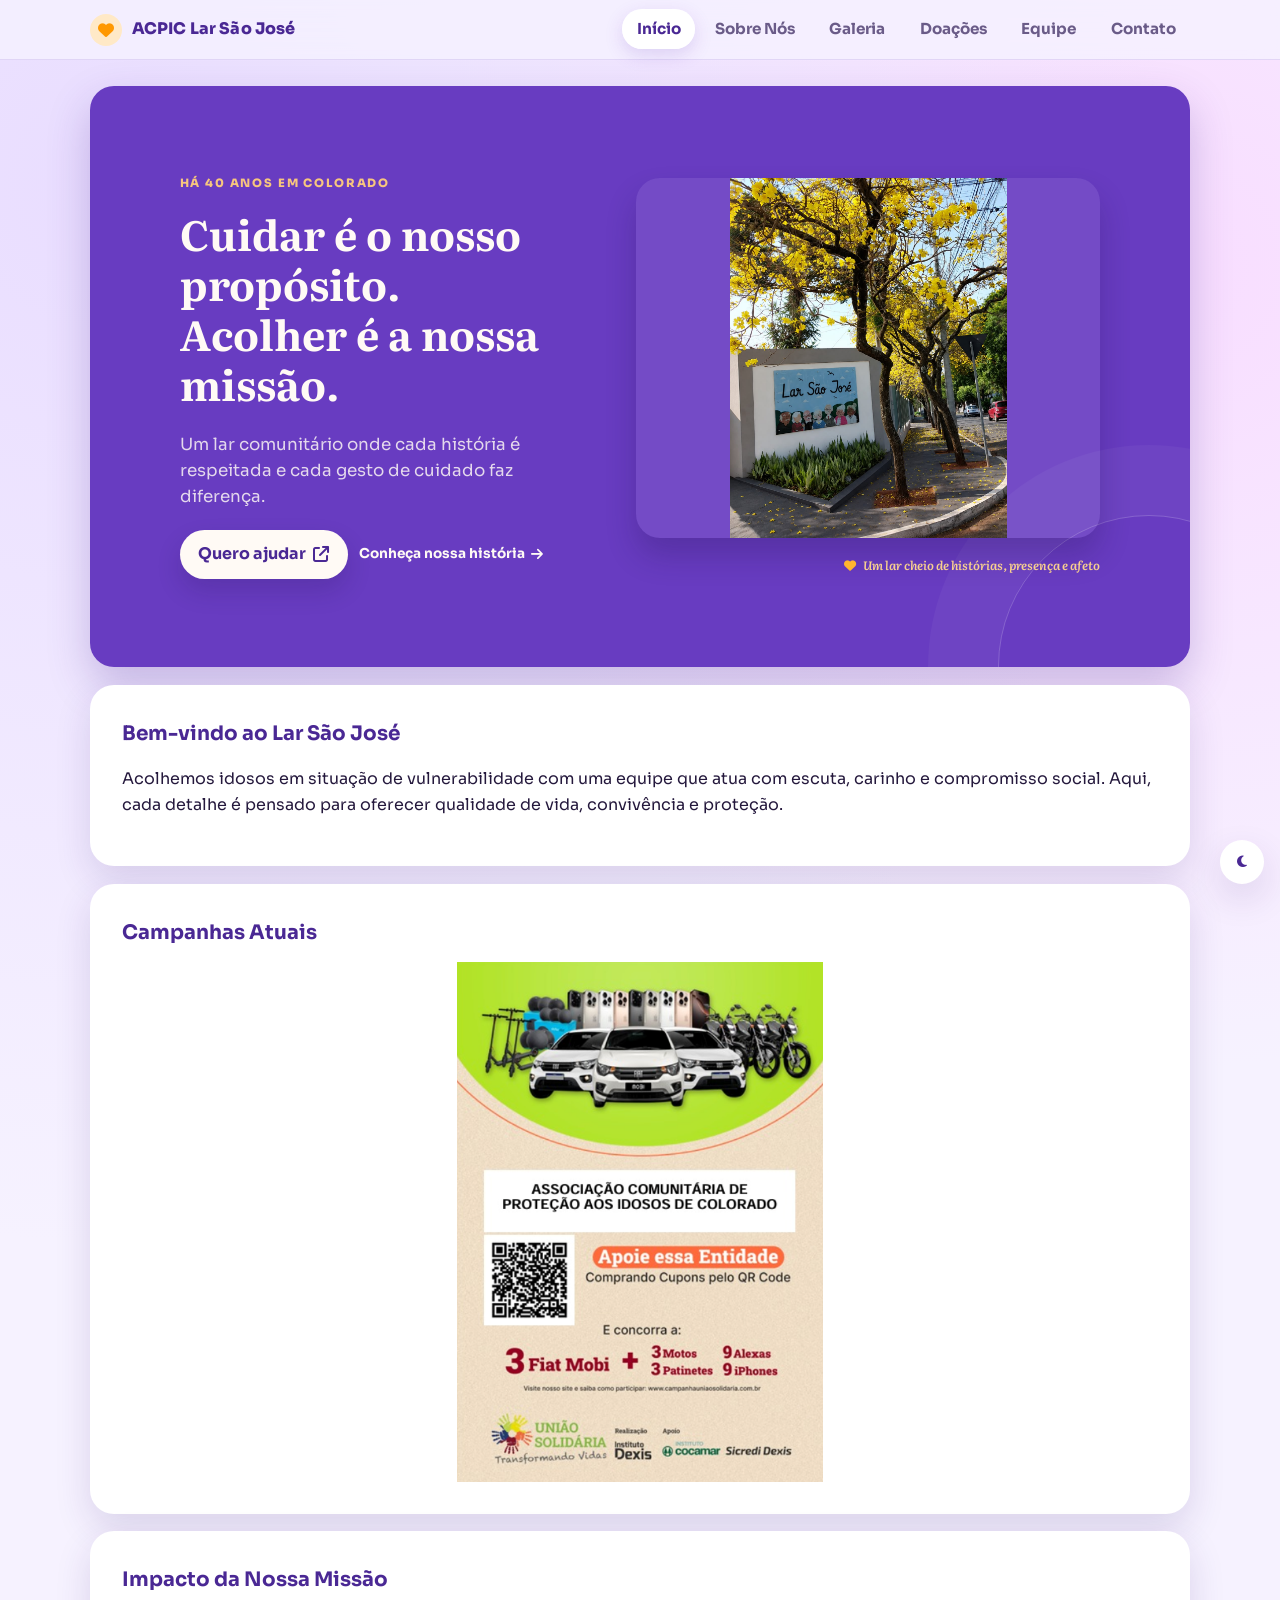
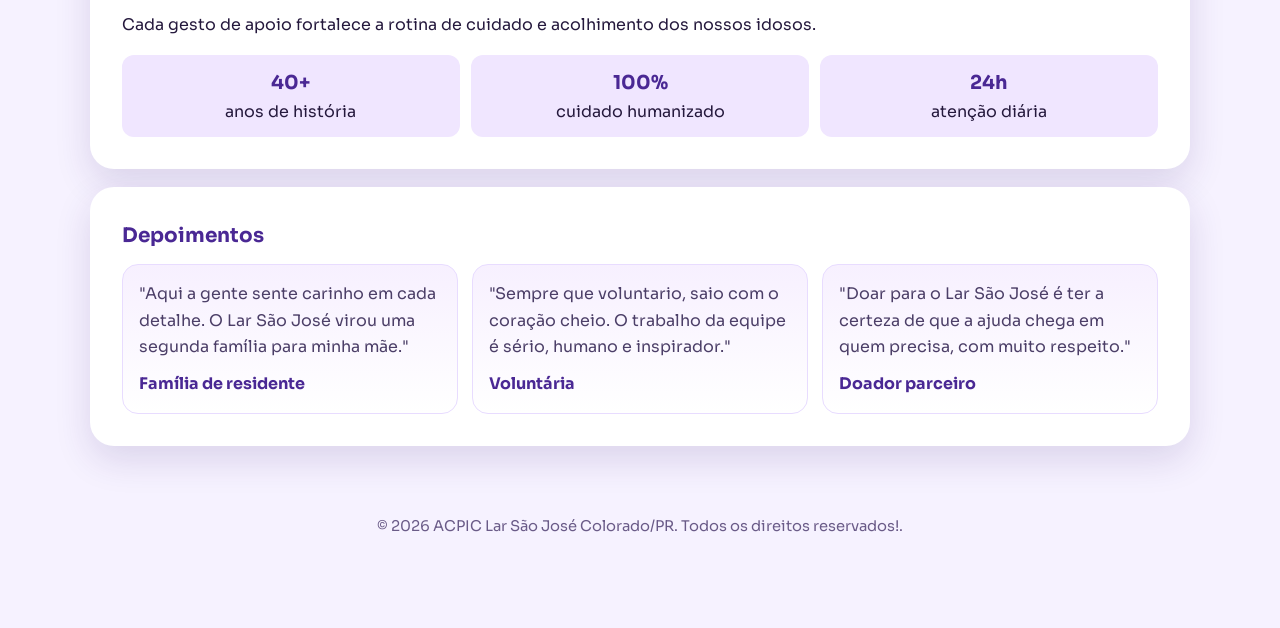
<file: index.html>
<!doctype html>
<html lang="pt-br">
  <head>
    <meta charset="UTF-8" />
    <meta name="viewport" content="width=device-width, initial-scale=1.0" />
    <title>Início - ACPIC Lar São José</title>
    <link rel="preconnect" href="https://fonts.googleapis.com" />
    <link rel="preconnect" href="https://fonts.gstatic.com" crossorigin />
    <link
      href="https://fonts.googleapis.com/css2?family=Literata:opsz,wght@7..72,600;7..72,800&family=Sora:wght@400;600;700;800&display=swap"
      rel="stylesheet"
    />
    <link rel="stylesheet" href="css/style.css" />
    <link
      rel="stylesheet"
      href="https://cdnjs.cloudflare.com/ajax/libs/font-awesome/6.5.0/css/all.min.css"
    />
  </head>
  <body>
    <div class="site-nav-wrap">
      <div class="site-shell">
        <nav class="site-nav" aria-label="Navegação principal">
          <a href="index.html" class="brand"
            ><i class="fa-solid fa-heart"></i> ACPIC Lar São José</a
          >
          <button
            class="menu-toggle"
            aria-label="Abrir menu"
            aria-expanded="false"
          >
            <span></span><span></span><span></span>
          </button>
          <ul class="nav-links">
            <li><a href="index.html" class="ativo">Início</a></li>
            <li><a href="html/sobre.html">Sobre Nós</a></li>
            <li><a href="html/galeria.html">Galeria</a></li>
            <li><a href="html/doacoes.html">Doações</a></li>
            <li><a href="html/equipe.html">Equipe</a></li>
            <li><a href="html/contato.html">Contato</a></li>
          </ul>
        </nav>
      </div>
    </div>

    <div class="site-shell page">
      <header class="hero reveal" style="--delay: 40ms">
        <div class="hero-content">
          <p class="hero-kicker">Há 40 anos em Colorado</p>
          <h1>Cuidar é o nosso propósito.<br />Acolher é a nossa missão.</h1>
          <p class="hero-description">
            Um lar comunitário onde cada história é respeitada e cada gesto de
            cuidado faz diferença.
          </p>
          <div class="actions">
            <a href="html/doacoes.html" class="btn-cta primary"
              >Quero ajudar
              <i class="fa-solid fa-arrow-up-right-from-square"></i
            ></a>
            <a href="html/sobre.html" class="hero-link"
              >Conheça nossa história <i class="fa-solid fa-arrow-right"></i
            ></a>
          </div>
        </div>
        <div class="hero-visual">
          <img
            src="galeria/foto_do_asilo1.jpeg"
            alt="Moradores e voluntários reunidos no Lar São José"
          />
          <p>
            <i class="fa-solid fa-heart"></i> Um lar cheio de histórias,
            presença e afeto
          </p>
        </div>
      </header>

      <section class="panel reveal" style="--delay: 110ms">
        <h2>Bem-vindo ao Lar São José</h2>
        <p>
          Acolhemos idosos em situação de vulnerabilidade com uma equipe que
          atua com escuta, carinho e compromisso social. Aqui, cada detalhe é
          pensado para oferecer qualidade de vida, convivência e proteção.
        </p>
      </section>

      <section class="panel reveal" style="--delay: 180ms">
        <h2>Campanhas Atuais</h2>
        <div class="gallery-banner">
          <img src="galeria/banner1.png" alt="Banner da campanha atual" />
        </div>
      </section>

      <section class="panel reveal" style="--delay: 250ms">
        <h2>Impacto da Nossa Missão</h2>
        <p>
          Cada gesto de apoio fortalece a rotina de cuidado e acolhimento dos
          nossos idosos.
        </p>
        <div class="impact-list">
          <div class="impact-item">
            <strong>40+</strong>
            anos de história
          </div>
          <div class="impact-item">
            <strong>100%</strong>
            cuidado humanizado
          </div>
          <div class="impact-item">
            <strong>24h</strong>
            atenção diária
          </div>
        </div>
      </section>

      <section class="panel reveal" style="--delay: 320ms">
        <h2>Depoimentos</h2>
        <div class="testimonials">
          <article class="quote-card">
            <p>
              "Aqui a gente sente carinho em cada detalhe. O Lar São José virou
              uma segunda família para minha mãe."
            </p>
            <strong>Família de residente</strong>
          </article>
          <article class="quote-card">
            <p>
              "Sempre que voluntario, saio com o coração cheio. O trabalho da
              equipe é sério, humano e inspirador."
            </p>
            <strong>Voluntária</strong>
          </article>
          <article class="quote-card">
            <p>
              "Doar para o Lar São José é ter a certeza de que a ajuda chega em
              quem precisa, com muito respeito."
            </p>
            <strong>Doador parceiro</strong>
          </article>
        </div>
      </section>

      <footer>
        <p>
          © <span class="currentYear"></span> ACPIC Lar São José Colorado/PR.
          Todos os direitos reservados!.
        </p>
      </footer>
    </div>

    <script src="js/site.js"></script>
  </body>
</html>
</file>
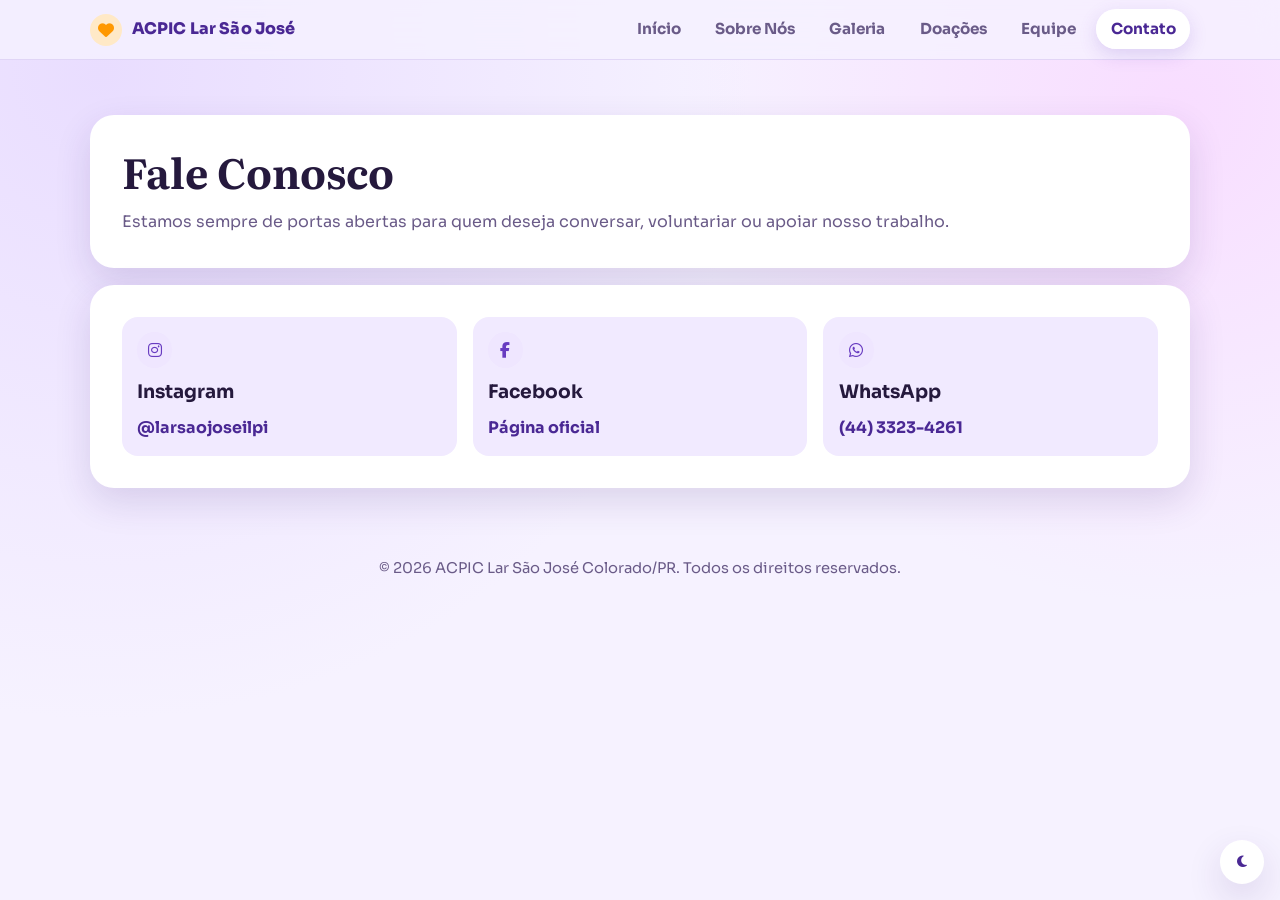
<file: html/contato.html>
<!doctype html>
<html lang="pt-br">
  <head>
    <meta charset="UTF-8" />
    <meta name="viewport" content="width=device-width, initial-scale=1.0" />
    <title>Contato - ACPIC Lar São José</title>
    <link rel="preconnect" href="https://fonts.googleapis.com" />
    <link rel="preconnect" href="https://fonts.gstatic.com" crossorigin />
    <link
      href="https://fonts.googleapis.com/css2?family=Literata:opsz,wght@7..72,600;7..72,800&family=Sora:wght@400;600;700;800&display=swap"
      rel="stylesheet"
    />
    <link rel="stylesheet" href="../css/style.css" />
    <link
      rel="stylesheet"
      href="https://cdnjs.cloudflare.com/ajax/libs/font-awesome/6.5.0/css/all.min.css"
    />
  </head>
  <body>
    <div class="site-nav-wrap">
      <div class="site-shell">
        <nav class="site-nav" aria-label="Navegação principal">
          <a href="../index.html" class="brand"
            ><i class="fa-solid fa-heart"></i> ACPIC Lar São José</a
          >
          <button
            class="menu-toggle"
            aria-label="Abrir menu"
            aria-expanded="false"
          >
            <span></span><span></span><span></span>
          </button>
          <ul class="nav-links">
            <li><a href="../index.html">Início</a></li>
            <li><a href="sobre.html">Sobre Nós</a></li>
            <li><a href="galeria.html">Galeria</a></li>
            <li><a href="doacoes.html">Doações</a></li>
            <li><a href="equipe.html">Equipe</a></li>
            <li><a href="contato.html" class="ativo">Contato</a></li>
          </ul>
        </nav>
      </div>
    </div>

    <main class="site-shell page">
      <header class="panel page-head reveal" style="--delay: 40ms">
        <h1>Fale Conosco</h1>
        <p>
          Estamos sempre de portas abertas para quem deseja conversar,
          voluntariar ou apoiar nosso trabalho.
        </p>
      </header>

      <section class="panel reveal" style="--delay: 110ms">
        <div class="contact-grid">
          <article class="contact-card">
            <div class="contact-icon">
              <i class="fa-brands fa-instagram"></i>
            </div>
            <h3>Instagram</h3>
            <a href="https://www.instagram.com/larsaojoseilpi/" target="_blank"
              >@larsaojoseilpi</a
            >
          </article>

          <article class="contact-card">
            <div class="contact-icon">
              <i class="fa-brands fa-facebook-f"></i>
            </div>
            <h3>Facebook</h3>
            <a href="https://www.facebook.com/share/16esrckJBX/" target="_blank"
              >Página oficial</a
            >
          </article>

          <article class="contact-card">
            <div class="contact-icon">
              <i class="fa-brands fa-whatsapp"></i>
            </div>
            <h3>WhatsApp</h3>
            <a href="https://wa.me/554433234261" target="_blank"
              >(44) 3323-4261</a
            >
          </article>
        </div>
      </section>

      <footer>
        <p>
          © <span class="currentYear"></span> ACPIC Lar São José Colorado/PR.
          Todos os direitos reservados.
        </p>
      </footer>
    </main>

    <script src="../js/site.js"></script>
  </body>
</html>
</file>
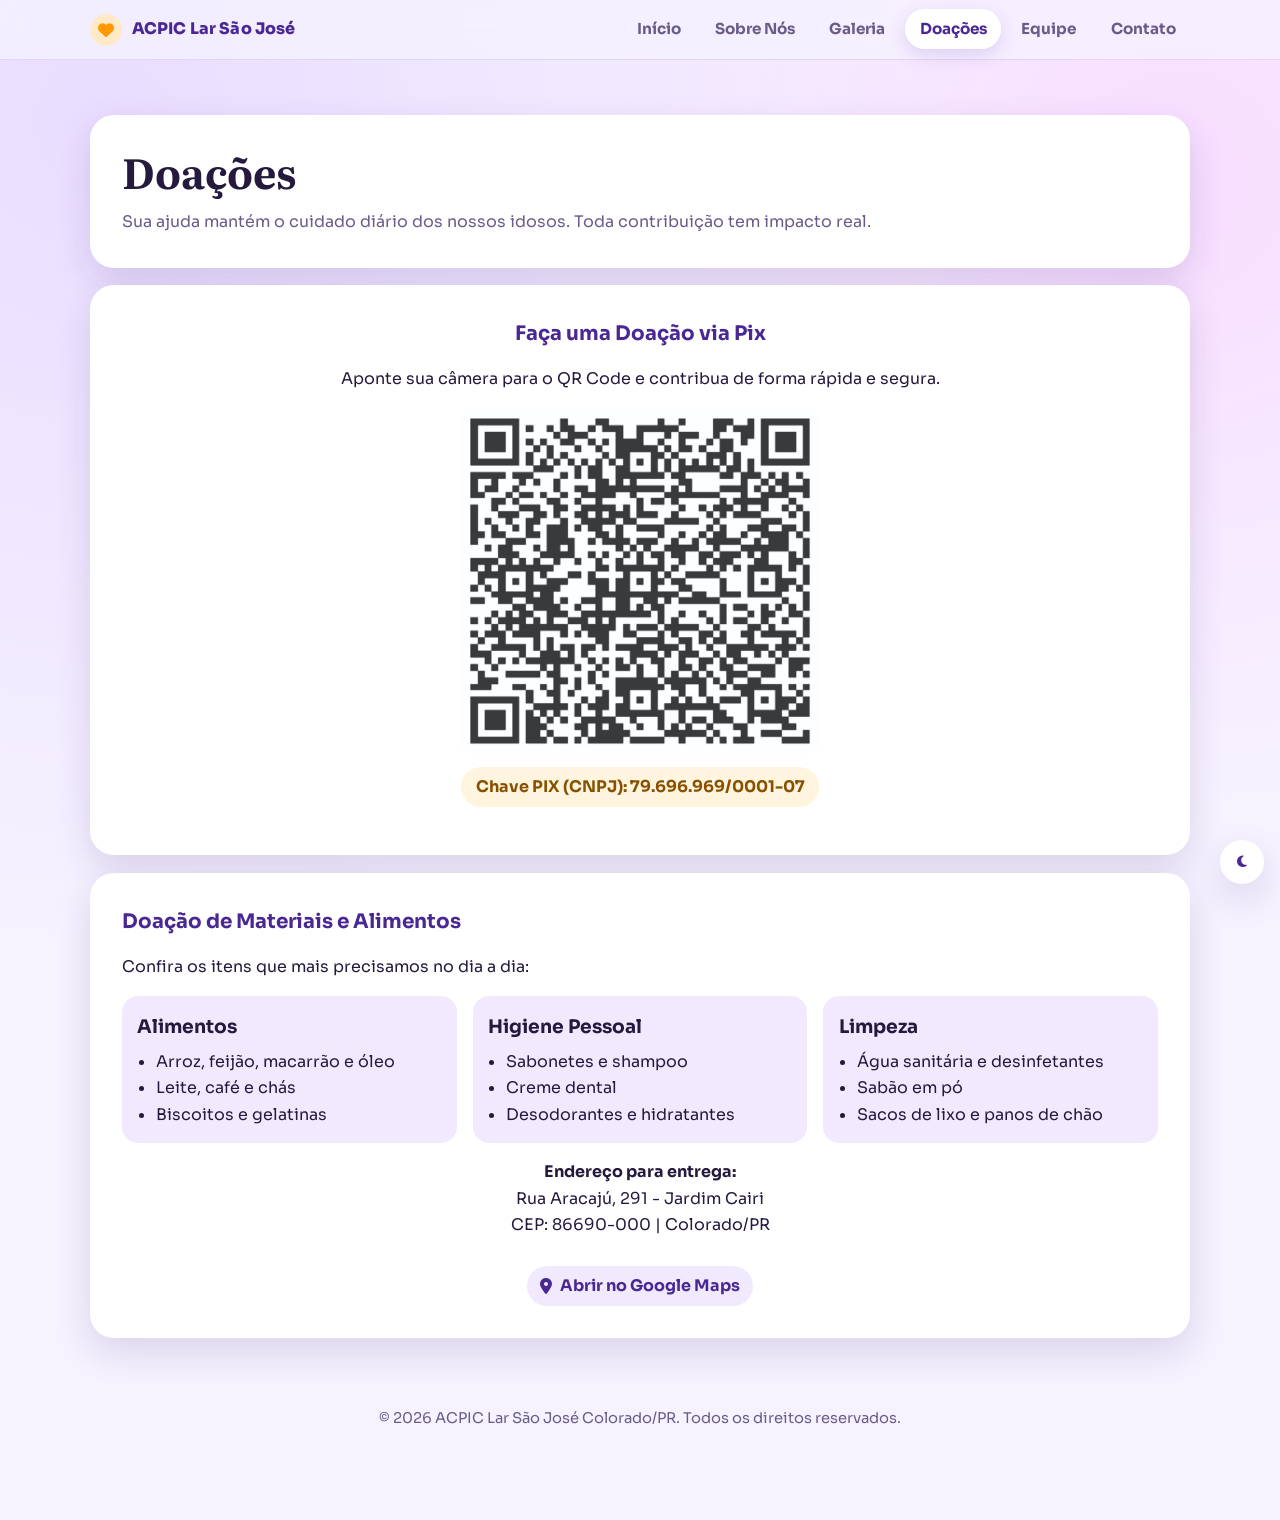
<file: html/doacoes.html>
<!doctype html>
<html lang="pt-br">
  <head>
    <meta charset="UTF-8" />
    <meta name="viewport" content="width=device-width, initial-scale=1.0" />
    <title>Doações - ACPIC Lar São José</title>
    <link rel="preconnect" href="https://fonts.googleapis.com" />
    <link rel="preconnect" href="https://fonts.gstatic.com" crossorigin />
    <link
      href="https://fonts.googleapis.com/css2?family=Literata:opsz,wght@7..72,600;7..72,800&family=Sora:wght@400;600;700;800&display=swap"
      rel="stylesheet"
    />
    <link rel="stylesheet" href="../css/style.css" />
    <link
      rel="stylesheet"
      href="https://cdnjs.cloudflare.com/ajax/libs/font-awesome/6.5.0/css/all.min.css"
    />
  </head>
  <body>
    <div class="site-nav-wrap">
      <div class="site-shell">
        <nav class="site-nav" aria-label="Navegação principal">
          <a href="../index.html" class="brand"
            ><i class="fa-solid fa-heart"></i> ACPIC Lar São José</a
          >
          <button
            class="menu-toggle"
            aria-label="Abrir menu"
            aria-expanded="false"
          >
            <span></span><span></span><span></span>
          </button>
          <ul class="nav-links">
            <li><a href="../index.html">Início</a></li>
            <li><a href="sobre.html">Sobre Nós</a></li>
            <li><a href="galeria.html">Galeria</a></li>
            <li><a href="doacoes.html" class="ativo">Doações</a></li>
            <li><a href="equipe.html">Equipe</a></li>
            <li><a href="contato.html">Contato</a></li>
          </ul>
        </nav>
      </div>
    </div>

    <main class="site-shell page">
      <header class="panel page-head reveal" style="--delay: 40ms">
        <h1>Doações</h1>
        <p>
          Sua ajuda mantém o cuidado diário dos nossos idosos. Toda contribuição
          tem impacto real.
        </p>
      </header>

      <section class="panel donation reveal" style="--delay: 110ms">
        <h2>Faça uma Doação via Pix</h2>
        <p>
          Aponte sua câmera para o QR Code e contribua de forma rápida e segura.
        </p>
        <img src="../galeria/qrcod.jpg" alt="QR Code para doação via Pix" />
        <p class="pix-key">Chave PIX (CNPJ): 79.696.969/0001-07</p>
      </section>

      <section class="panel reveal" style="--delay: 180ms">
        <h2>Doação de Materiais e Alimentos</h2>
        <p>Confira os itens que mais precisamos no dia a dia:</p>
        <div class="supply-grid">
          <article class="supply-card">
            <h3>Alimentos</h3>
            <ul>
              <li>Arroz, feijão, macarrão e óleo</li>
              <li>Leite, café e chás</li>
              <li>Biscoitos e gelatinas</li>
            </ul>
          </article>
          <article class="supply-card">
            <h3>Higiene Pessoal</h3>
            <ul>
              <li>Sabonetes e shampoo</li>
              <li>Creme dental</li>
              <li>Desodorantes e hidratantes</li>
            </ul>
          </article>
          <article class="supply-card">
            <h3>Limpeza</h3>
            <ul>
              <li>Água sanitária e desinfetantes</li>
              <li>Sabão em pó</li>
              <li>Sacos de lixo e panos de chão</li>
            </ul>
          </article>
        </div>

        <div class="endereco">
          <p>
            <strong>Endereço para entrega:</strong><br />Rua Aracajú, 291 -
            Jardim Cairi<br />CEP: 86690-000 | Colorado/PR
          </p>
          <a
            class="map-link"
            href="https://maps.google.com/?q=Rua+Aracaju+291+Colorado+PR"
            target="_blank"
          >
            <i class="fa-solid fa-location-dot"></i> Abrir no Google Maps
          </a>
        </div>
      </section>

      <footer>
        <p>
          © <span class="currentYear"></span> ACPIC Lar São José Colorado/PR.
          Todos os direitos reservados.
        </p>
      </footer>
    </main>

    <script src="../js/site.js"></script>
  </body>
</html>
</file>
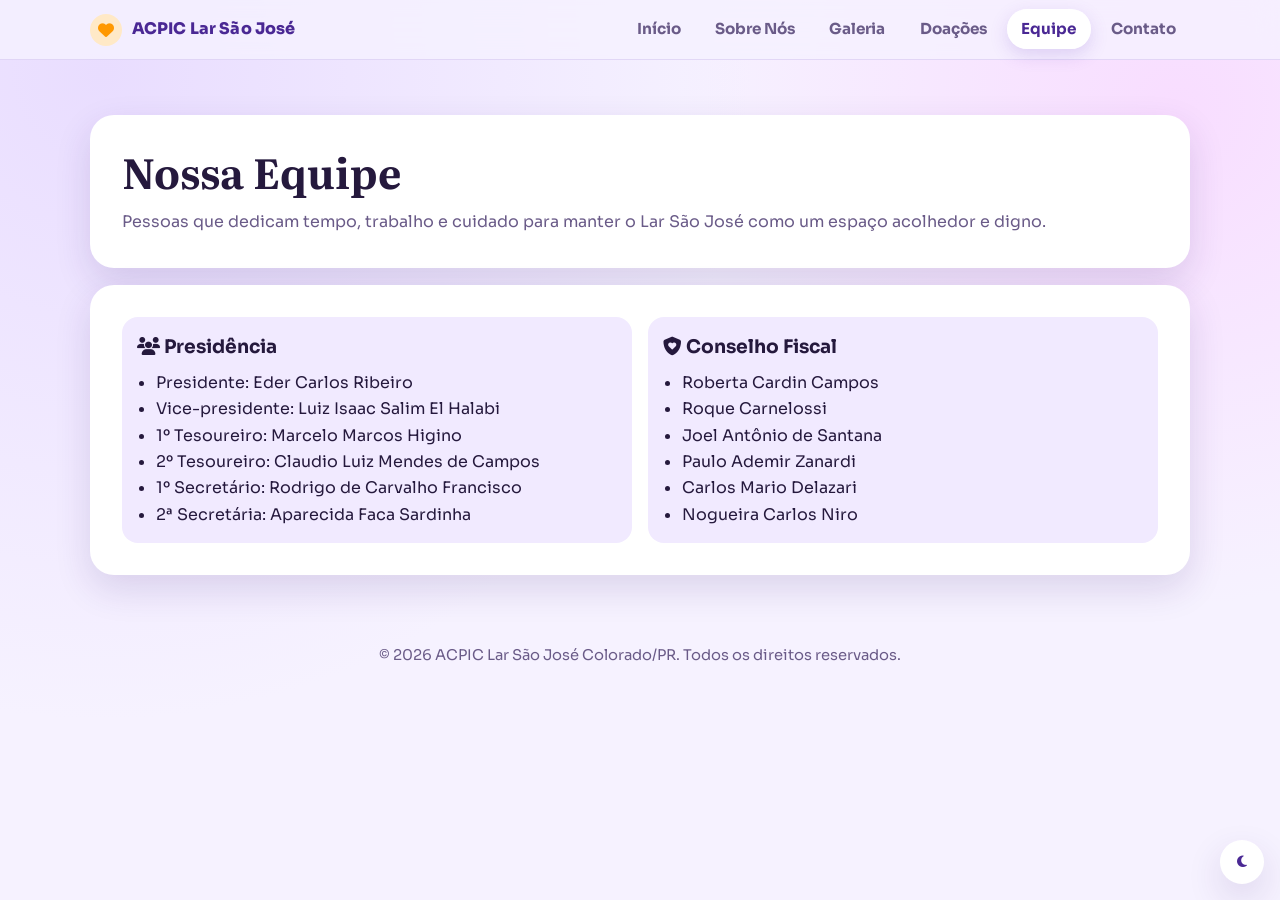
<file: html/equipe.html>
<!doctype html>
<html lang="pt-br">
  <head>
    <meta charset="UTF-8" />
    <meta name="viewport" content="width=device-width, initial-scale=1.0" />
    <title>Nossa Equipe - ACPIC Lar São José</title>
    <link rel="preconnect" href="https://fonts.googleapis.com" />
    <link rel="preconnect" href="https://fonts.gstatic.com" crossorigin />
    <link
      href="https://fonts.googleapis.com/css2?family=Literata:opsz,wght@7..72,600;7..72,800&family=Sora:wght@400;600;700;800&display=swap"
      rel="stylesheet"
    />
    <link rel="stylesheet" href="../css/style.css" />
    <link
      rel="stylesheet"
      href="https://cdnjs.cloudflare.com/ajax/libs/font-awesome/6.5.0/css/all.min.css"
    />
  </head>
  <body>
    <div class="site-nav-wrap">
      <div class="site-shell">
        <nav class="site-nav" aria-label="Navegação principal">
          <a href="../index.html" class="brand"
            ><i class="fa-solid fa-heart"></i> ACPIC Lar São José</a
          >
          <button
            class="menu-toggle"
            aria-label="Abrir menu"
            aria-expanded="false"
          >
            <span></span><span></span><span></span>
          </button>
          <ul class="nav-links">
            <li><a href="../index.html">Início</a></li>
            <li><a href="sobre.html">Sobre Nós</a></li>
            <li><a href="galeria.html">Galeria</a></li>
            <li><a href="doacoes.html">Doações</a></li>
            <li><a href="equipe.html" class="ativo">Equipe</a></li>
            <li><a href="contato.html">Contato</a></li>
          </ul>
        </nav>
      </div>
    </div>

    <main class="site-shell page">
      <header class="panel page-head reveal" style="--delay: 40ms">
        <h1>Nossa Equipe</h1>
        <p>
          Pessoas que dedicam tempo, trabalho e cuidado para manter o Lar São
          José como um espaço acolhedor e digno.
        </p>
      </header>

      <section class="panel reveal" style="--delay: 110ms">
        <div class="team-grid">
          <article class="team-card">
            <h3><i class="fa-solid fa-users"></i> Presidência</h3>
            <ul>
              <li>Presidente: Eder Carlos Ribeiro</li>
              <li>Vice-presidente: Luiz Isaac Salim El Halabi</li>
              <li>1º Tesoureiro: Marcelo Marcos Higino</li>
              <li>2º Tesoureiro: Claudio Luiz Mendes de Campos</li>
              <li>1º Secretário: Rodrigo de Carvalho Francisco</li>
              <li>2ª Secretária: Aparecida Faca Sardinha</li>
            </ul>
          </article>

          <article class="team-card">
            <h3><i class="fa-solid fa-shield-heart"></i> Conselho Fiscal</h3>
            <ul>
              <li>Roberta Cardin Campos</li>
              <li>Roque Carnelossi</li>
              <li>Joel Antônio de Santana</li>
              <li>Paulo Ademir Zanardi</li>
              <li>Carlos Mario Delazari</li>
              <li>Nogueira Carlos Niro</li>
            </ul>
          </article>
        </div>
      </section>

      <footer>
        <p>
          © <span class="currentYear"></span> ACPIC Lar São José Colorado/PR.
          Todos os direitos reservados.
        </p>
      </footer>
    </main>

    <script src="../js/site.js"></script>
  </body>
</html>
</file>
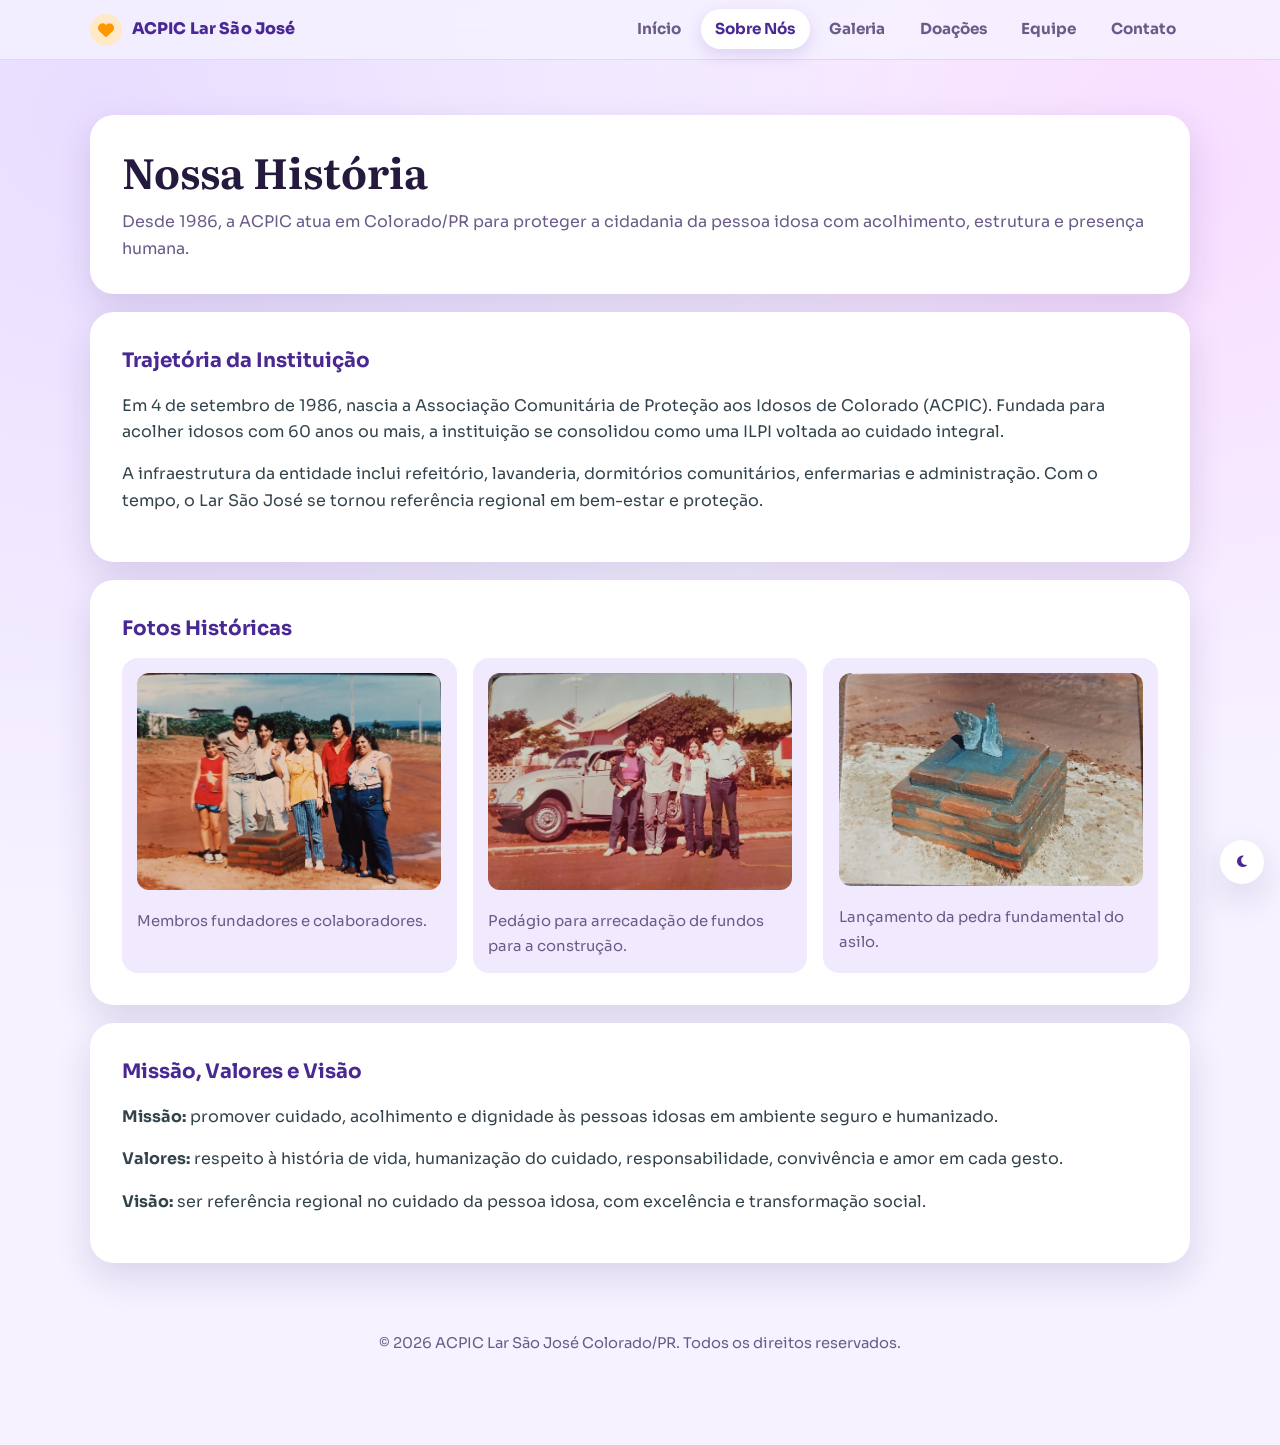
<file: html/sobre.html>
<!doctype html>
<html lang="pt-br">
  <head>
    <meta charset="UTF-8" />
    <meta name="viewport" content="width=device-width, initial-scale=1.0" />
    <title>Sobre Nós - ACPIC Lar São José</title>
    <link rel="preconnect" href="https://fonts.googleapis.com" />
    <link rel="preconnect" href="https://fonts.gstatic.com" crossorigin />
    <link
      href="https://fonts.googleapis.com/css2?family=Literata:opsz,wght@7..72,600;7..72,800&family=Sora:wght@400;600;700;800&display=swap"
      rel="stylesheet"
    />
    <link rel="stylesheet" href="../css/style.css" />
    <link
      rel="stylesheet"
      href="https://cdnjs.cloudflare.com/ajax/libs/font-awesome/6.5.0/css/all.min.css"
    />
  </head>
  <body>
    <div class="site-nav-wrap">
      <div class="site-shell">
        <nav class="site-nav" aria-label="Navegação principal">
          <a href="../index.html" class="brand"
            ><i class="fa-solid fa-heart"></i> ACPIC Lar São José</a
          >
          <button
            class="menu-toggle"
            aria-label="Abrir menu"
            aria-expanded="false"
          >
            <span></span><span></span><span></span>
          </button>
          <ul class="nav-links">
            <li><a href="../index.html">Início</a></li>
            <li><a href="sobre.html" class="ativo">Sobre Nós</a></li>
            <li><a href="galeria.html">Galeria</a></li>
            <li><a href="doacoes.html">Doações</a></li>
            <li><a href="equipe.html">Equipe</a></li>
            <li><a href="contato.html">Contato</a></li>
          </ul>
        </nav>
      </div>
    </div>

    <main class="site-shell page">
      <header class="panel page-head reveal" style="--delay: 40ms">
        <h1>Nossa História</h1>
        <p>
          Desde 1986, a ACPIC atua em Colorado/PR para proteger a cidadania da
          pessoa idosa com acolhimento, estrutura e presença humana.
        </p>
      </header>

      <section class="panel reveal" style="--delay: 110ms">
        <h2>Trajetória da Instituição</h2>
        <p class="texto">
          Em 4 de setembro de 1986, nascia a Associação Comunitária de Proteção
          aos Idosos de Colorado (ACPIC). Fundada para acolher idosos com 60
          anos ou mais, a instituição se consolidou como uma ILPI voltada ao
          cuidado integral.
        </p>
        <p class="texto">
          A infraestrutura da entidade inclui refeitório, lavanderia,
          dormitórios comunitários, enfermarias e administração. Com o tempo, o
          Lar São José se tornou referência regional em bem-estar e proteção.
        </p>
      </section>

      <section class="panel reveal" style="--delay: 180ms">
        <h2>Fotos Históricas</h2>
        <div class="gallery">
          <div class="item">
            <img
              src="../galeria/imagem_do_início2.jpg"
              alt="Membros fundadores"
            />
            <p>Membros fundadores e colaboradores.</p>
          </div>
          <div class="item">
            <img
              src="../galeria/imagem_do_início1.jpg"
              alt="Arrecadação de fundos"
            />
            <p>Pedágio para arrecadação de fundos para a construção.</p>
          </div>
          <div class="item">
            <img
              src="../galeria/imagem_do_início3.jpg"
              alt="Lançamento da obra"
            />
            <p>Lançamento da pedra fundamental do asilo.</p>
          </div>
        </div>
      </section>

      <section class="panel reveal" style="--delay: 250ms">
        <h2>Missão, Valores e Visão</h2>
        <p class="texto">
          <strong>Missão:</strong> promover cuidado, acolhimento e dignidade às
          pessoas idosas em ambiente seguro e humanizado.
        </p>
        <p class="texto">
          <strong>Valores:</strong> respeito à história de vida, humanização do
          cuidado, responsabilidade, convivência e amor em cada gesto.
        </p>
        <p class="texto">
          <strong>Visão:</strong> ser referência regional no cuidado da pessoa
          idosa, com excelência e transformação social.
        </p>
      </section>

      <footer>
        <p>
          © <span class="currentYear"></span> ACPIC Lar São José Colorado/PR.
          Todos os direitos reservados.
        </p>
      </footer>
    </main>

    <script src="../js/site.js"></script>
  </body>
</html>
</file>
<file: css/style.css>
:root {
  --bg: #f6f2ff;
  --surface: #ffffff;
  --surface-soft: #f1eaff;
  --text: #25193d;
  --muted: #6a5b88;
  --primary: #683cc1;
  --primary-strong: #4a2894;
  --accent: #ff9800;
  --accent-soft: #ffe9c7;
  --ring: rgba(104, 60, 193, 0.2);
  --shadow: 0 14px 36px rgba(57, 31, 112, 0.14);
  --radius-lg: 24px;
  --radius-md: 16px;
}

* {
  box-sizing: border-box;
}

html,
body {
  margin: 0;
  padding: 0;
}

body {
  font-family: "Sora", "Trebuchet MS", sans-serif;
  background:
    radial-gradient(circle at 8% 8%, #e9ddff 0%, transparent 45%),
    radial-gradient(circle at 92% 12%, #f8ddff 0%, transparent 35%), var(--bg);
  color: var(--text);
  line-height: 1.65;
  min-height: 100vh;
}

a {
  color: inherit;
}

.site-shell {
  width: min(1100px, calc(100% - 2rem));
  margin: 0 auto;
}

.site-nav-wrap {
  position: sticky;
  top: 0;
  z-index: 20;
  backdrop-filter: blur(14px);
  background: rgba(246, 242, 255, 0.8);
  border-bottom: 1px solid rgba(104, 60, 193, 0.14);
}

.site-nav {
  display: flex;
  align-items: center;
  justify-content: space-between;
  padding: 0.85rem 0;
}

.brand {
  display: inline-flex;
  align-items: center;
  gap: 0.6rem;
  text-decoration: none;
  font-weight: 800;
  color: var(--primary-strong);
  letter-spacing: 0.01em;
}

.brand i {
  display: grid;
  place-items: center;
  width: 2rem;
  height: 2rem;
  border-radius: 999px;
  background: var(--accent-soft);
  color: var(--accent);
}

.theme-fab {
  position: fixed;
  right: 1rem;
  bottom: 1rem;
  z-index: 40;
  width: 44px;
  height: 44px;
  border: 0;
  border-radius: 999px;
  background: var(--surface);
  color: var(--primary-strong);
  box-shadow: var(--shadow);
  display: grid;
  place-items: center;
  cursor: pointer;
}

.menu-toggle {
  border: 0;
  background: var(--surface);
  border-radius: 12px;
  width: 44px;
  height: 44px;
  display: none;
  flex-direction: column;
  align-items: center;
  justify-content: center;
  box-shadow: 0 6px 16px rgba(57, 31, 112, 0.16);
  cursor: pointer;
}

.menu-toggle span {
  width: 20px;
  height: 2px;
  background: var(--text);
  display: block;
  transition:
    transform 0.3s ease,
    opacity 0.3s ease;
}

.menu-toggle span + span {
  margin-top: 5px;
}

.nav-links {
  display: flex;
  list-style: none;
  gap: 0.35rem;
  margin: 0;
  padding: 0;
}

.nav-links a {
  text-decoration: none;
  color: var(--muted);
  font-weight: 700;
  font-size: 0.95rem;
  padding: 0.65rem 0.9rem;
  border-radius: 999px;
  transition: 0.25s ease;
}

.nav-links a:hover,
.nav-links a.ativo {
  color: var(--primary-strong);
  background: var(--surface);
  box-shadow: 0 6px 18px rgba(104, 60, 193, 0.18);
}

.hero,
.panel {
  background: var(--surface);
  border-radius: var(--radius-lg);
  box-shadow: var(--shadow);
}

.hero {
  position: relative;
  isolation: isolate;
  overflow: hidden;
  margin-top: 0;
  min-height: 540px;
  padding: clamp(2.5rem, 7vw, 5.5rem) clamp(1.4rem, 7vw, 6rem);
  display: grid;
  gap: clamp(2rem, 6vw, 5rem);
  grid-template-columns: minmax(0, 0.9fr) minmax(0, 1.1fr);
  align-items: center;
  background: var(--primary);
  color: #fffaf5;
  box-shadow: 0 18px 42px rgba(74, 40, 148, 0.25);
}

.hero::after {
  content: "";
  position: absolute;
  z-index: -1;
  width: 300px;
  height: 300px;
  right: -110px;
  bottom: -150px;
  border: 1px solid rgba(255, 255, 255, 0.2);
  border-radius: 50%;
  box-shadow: 0 0 0 70px rgba(255, 255, 255, 0.04);
}

.hero-content {
  position: relative;
  z-index: 1;
}

.hero-kicker {
  margin: 0 0 1rem;
  color: #f7c67e;
  font-size: 0.72rem;
  font-weight: 800;
  letter-spacing: 0.16em;
  text-transform: uppercase;
}

.hero h1 {
  max-width: 570px;
  color: #fffaf5;
  font-size: clamp(2.5rem, 5vw, 4.6rem);
  line-height: 1.02;
}

.hero-description {
  max-width: 470px;
  margin: 1.5rem 0 0;
  color: rgba(255, 250, 245, 0.82);
  font-size: clamp(0.9rem, 1.5vw, 1.05rem);
  line-height: 1.55;
}

.hero-visual {
  position: relative;
  z-index: 1;
  align-self: center;
}

.hero-visual img {
  display: block;
  width: 100%;
  height: clamp(250px, 31vw, 360px);
  border-radius: 24px;
  object-fit: contain;
  object-position: center;
  background: rgba(255, 255, 255, 0.08);
  box-shadow: 0 18px 30px rgba(35, 16, 76, 0.24);
}

.hero-visual p {
  margin: 1.1rem 0 0 auto;
  width: fit-content;
  color: #f8d08f;
  font-family: "Literata", Georgia, serif;
  font-size: 0.76rem;
  font-style: italic;
  font-weight: 600;
}

.hero-visual p i {
  margin-right: 0.35rem;
  color: #ffb52e;
}

.hero h1,
.page-head h1 {
  margin: 0;
  font-family: "Literata", Georgia, serif;
  line-height: 1.2;
  font-size: clamp(1.8rem, 4vw, 2.6rem);
}

.page-head p {
  color: var(--muted);
  margin: 0.8rem 0 0;
}

.page {
  padding: 1.6rem 0 2.7rem;
  display: grid;
  gap: 1.1rem;
}

.page-head {
  margin-top: 1.8rem;
}

.panel {
  padding: clamp(1.2rem, 3vw, 2rem);
}

.panel h2 {
  margin: 0 0 0.8rem;
  font-size: 1.25rem;
  color: var(--primary-strong);
}

.panel h3 {
  margin-top: 1.2rem;
  margin-bottom: 0.6rem;
}

.texto {
  color: #33434c;
}

.actions {
  margin-top: 1.2rem;
  display: flex;
  gap: 0.7rem;
  flex-wrap: wrap;
}

.btn-cta {
  text-decoration: none;
  display: inline-flex;
  align-items: center;
  gap: 0.45rem;
  border-radius: 999px;
  padding: 0.72rem 1.15rem;
  font-weight: 700;
  transition:
    transform 0.25s ease,
    box-shadow 0.25s ease;
}

.btn-cta.primary {
  background: #fffaf5;
  color: var(--primary-strong);
  box-shadow: 0 12px 24px rgba(35, 16, 76, 0.18);
}

.btn-cta.secondary {
  background: var(--accent-soft);
  color: #8f5800;
}

.btn-cta:hover {
  transform: translateY(-2px);
}

.hero-link {
  display: inline-flex;
  align-items: center;
  gap: 0.4rem;
  color: #fffaf5;
  font-size: 0.85rem;
  font-weight: 700;
  text-decoration: none;
}

.hero-link:hover {
  color: #f7c67e;
}

.gallery,
.galleryy,
.cards,
.contact-grid,
.team-grid,
.supply-grid {
  display: grid;
  grid-template-columns: repeat(auto-fit, minmax(220px, 1fr));
  gap: 1rem;
}

.gallery .item,
.galleryy figure,
.contact-card,
.team-card,
.supply-card {
  background: var(--surface-soft);
  border-radius: var(--radius-md);
  padding: 0.95rem;
}

.gallery img,
.galleryy img,
.gallery-banner img,
.donation img {
  width: 100%;
  border-radius: 12px;
  object-fit: cover;
}

.donation img {
  max-width: 360px;
  width: min(100%, 360px);
  height: auto;
  display: block;
  margin: 0.85rem auto 0;
}

.gallery .item p,
.galleryy figcaption {
  margin: 0.7rem 0 0;
  color: var(--muted);
  font-size: 0.93rem;
}

.gallery-banner img {
  max-width: 960px;
  max-height: 520px;
  height: auto;
  object-fit: contain;
  object-position: center;
  display: block;
  margin: 0 auto;
}

@media (max-width: 860px) {
  .gallery-banner img {
    max-height: 340px;
  }
}

.video {
  width: 100%;
  min-height: 320px;
  border: 0;
  border-radius: 12px;
  background: #112126;
}

.donation {
  text-align: center;
}

.pix-key {
  display: inline-flex;
  margin-top: 0.8rem;
  background: #fff5df;
  color: #875100;
  border-radius: 999px;
  padding: 0.45rem 0.9rem;
  font-weight: 700;
}

.supply-card h3,
.team-card h3,
.contact-card h3 {
  margin: 0 0 0.4rem;
}

.supply-card ul,
.team-card ul {
  margin: 0;
  padding-left: 1.15rem;
}

.contact-grid a {
  color: var(--primary-strong);
  text-decoration: none;
  font-weight: 700;
}

.contact-icon {
  width: 2.2rem;
  height: 2.2rem;
  border-radius: 50%;
  display: grid;
  place-items: center;
  background: #efe6ff;
  color: var(--primary);
  margin-bottom: 0.6rem;
}

.testimonials {
  display: grid;
  grid-template-columns: repeat(auto-fit, minmax(220px, 1fr));
  gap: 0.9rem;
}

.quote-card {
  background: linear-gradient(180deg, #f7f0ff 0%, #ffffff 100%);
  border-radius: var(--radius-md);
  padding: 1rem;
  border: 1px solid #e8dcff;
}

.quote-card p {
  margin: 0;
  color: #4c3f68;
}

.quote-card strong {
  display: block;
  margin-top: 0.65rem;
  color: var(--primary-strong);
}

.impact-list {
  display: grid;
  grid-template-columns: repeat(auto-fit, minmax(150px, 1fr));
  gap: 0.7rem;
  margin-top: 0.8rem;
}

.impact-item {
  background: #f0e6ff;
  border-radius: 12px;
  padding: 0.75rem;
  text-align: center;
}

.impact-item strong {
  display: block;
  color: var(--primary-strong);
  font-size: 1.2rem;
}

.endereco {
  margin-top: 1rem;
  text-align: center;
}

.map-link {
  display: inline-flex;
  margin-top: 0.7rem;
  align-items: center;
  gap: 0.5rem;
  background: var(--surface-soft);
  border-radius: 999px;
  padding: 0.45rem 0.8rem;
  text-decoration: none;
  color: var(--primary-strong);
  font-weight: 700;
}

footer {
  margin-top: 0.6rem;
  padding: 1.6rem 0 2rem;
  text-align: center;
  color: var(--muted);
  font-size: 0.92rem;
}

body.theme-dark {
  --bg: #171124;
  --surface: #221838;
  --surface-soft: #2b1f45;
  --text: #f3ecff;
  --muted: #c5b6e7;
  --primary: #5b35a8;
  --primary-strong: #ceb8ff;
  --accent: #ffb347;
  --accent-soft: #4b3713;
  --ring: rgba(143, 109, 243, 0.22);
  --shadow: 0 14px 36px rgba(0, 0, 0, 0.35);
}

body.theme-dark {
  background:
    radial-gradient(circle at 8% 8%, #281944 0%, transparent 45%),
    radial-gradient(circle at 92% 12%, #3a1d42 0%, transparent 35%), var(--bg);
}

body.theme-dark .site-nav-wrap {
  background: rgba(23, 17, 36, 0.85);
  border-bottom: 1px solid rgba(206, 184, 255, 0.18);
}

body.theme-dark .hero {
  background: #5933a6;
  box-shadow: 0 18px 42px rgba(0, 0, 0, 0.42);
}

body.theme-dark .hero-visual img {
  background: rgba(255, 255, 255, 0.04);
  box-shadow: 0 18px 30px rgba(0, 0, 0, 0.3);
}

body.theme-dark .hero .btn-cta.primary {
  color: #452285;
}

body.theme-dark .texto {
  color: #d7caef;
}

body.theme-dark .menu-toggle span {
  background: #f3ecff;
}

body.theme-dark .quote-card {
  background: linear-gradient(180deg, #2f2250 0%, #23193a 100%);
  border-color: #413062;
}

body.theme-dark .impact-item {
  background: #30234d;
}

body.theme-dark .map-link,
body.theme-dark .theme-fab,
body.theme-dark .menu-toggle {
  background: #271d3f;
}

.reveal {
  opacity: 0;
  transform: translateY(24px);
  transition:
    opacity 0.6s ease,
    transform 0.6s ease;
  transition-delay: var(--delay, 0ms);
}

.reveal.is-visible {
  opacity: 1;
  transform: translateY(0);
}

@media (max-width: 860px) {
  .menu-toggle {
    display: inline-flex;
  }

  .nav-links {
    position: absolute;
    top: calc(100% + 0.5rem);
    left: 1rem;
    right: 1rem;
    background: #ffffff;
    border-radius: 16px;
    box-shadow: var(--shadow);
    padding: 0.5rem;
    flex-direction: column;
    opacity: 0;
    pointer-events: none;
    transform: translateY(-8px);
    transition: 0.25s ease;
  }

  body.theme-dark .nav-links {
    background: #271d3f;
  }

  .site-nav.is-open .nav-links {
    opacity: 1;
    pointer-events: auto;
    transform: translateY(0);
  }

  .site-nav.is-open .menu-toggle span:nth-child(1) {
    transform: translateY(7px) rotate(45deg);
  }

  .site-nav.is-open .menu-toggle span:nth-child(2) {
    opacity: 0;
  }

  .site-nav.is-open .menu-toggle span:nth-child(3) {
    transform: translateY(-7px) rotate(-45deg);
  }

  .hero {
    grid-template-columns: 1fr;
    text-align: center;
    min-height: 0;
    padding: 3rem 1.4rem;
  }

  .hero-content {
    display: flex;
    align-items: center;
    flex-direction: column;
  }

  .hero h1 {
    font-size: clamp(2.35rem, 10vw, 3.6rem);
  }

  .hero-visual {
    width: 100%;
  }

  .hero-visual img {
    height: min(65vw, 320px);
  }

  .hero-visual p {
    margin: 0 auto;
    margin-top: 1rem;
  }

  .video {
    min-height: 250px;
  }
}
</file>
